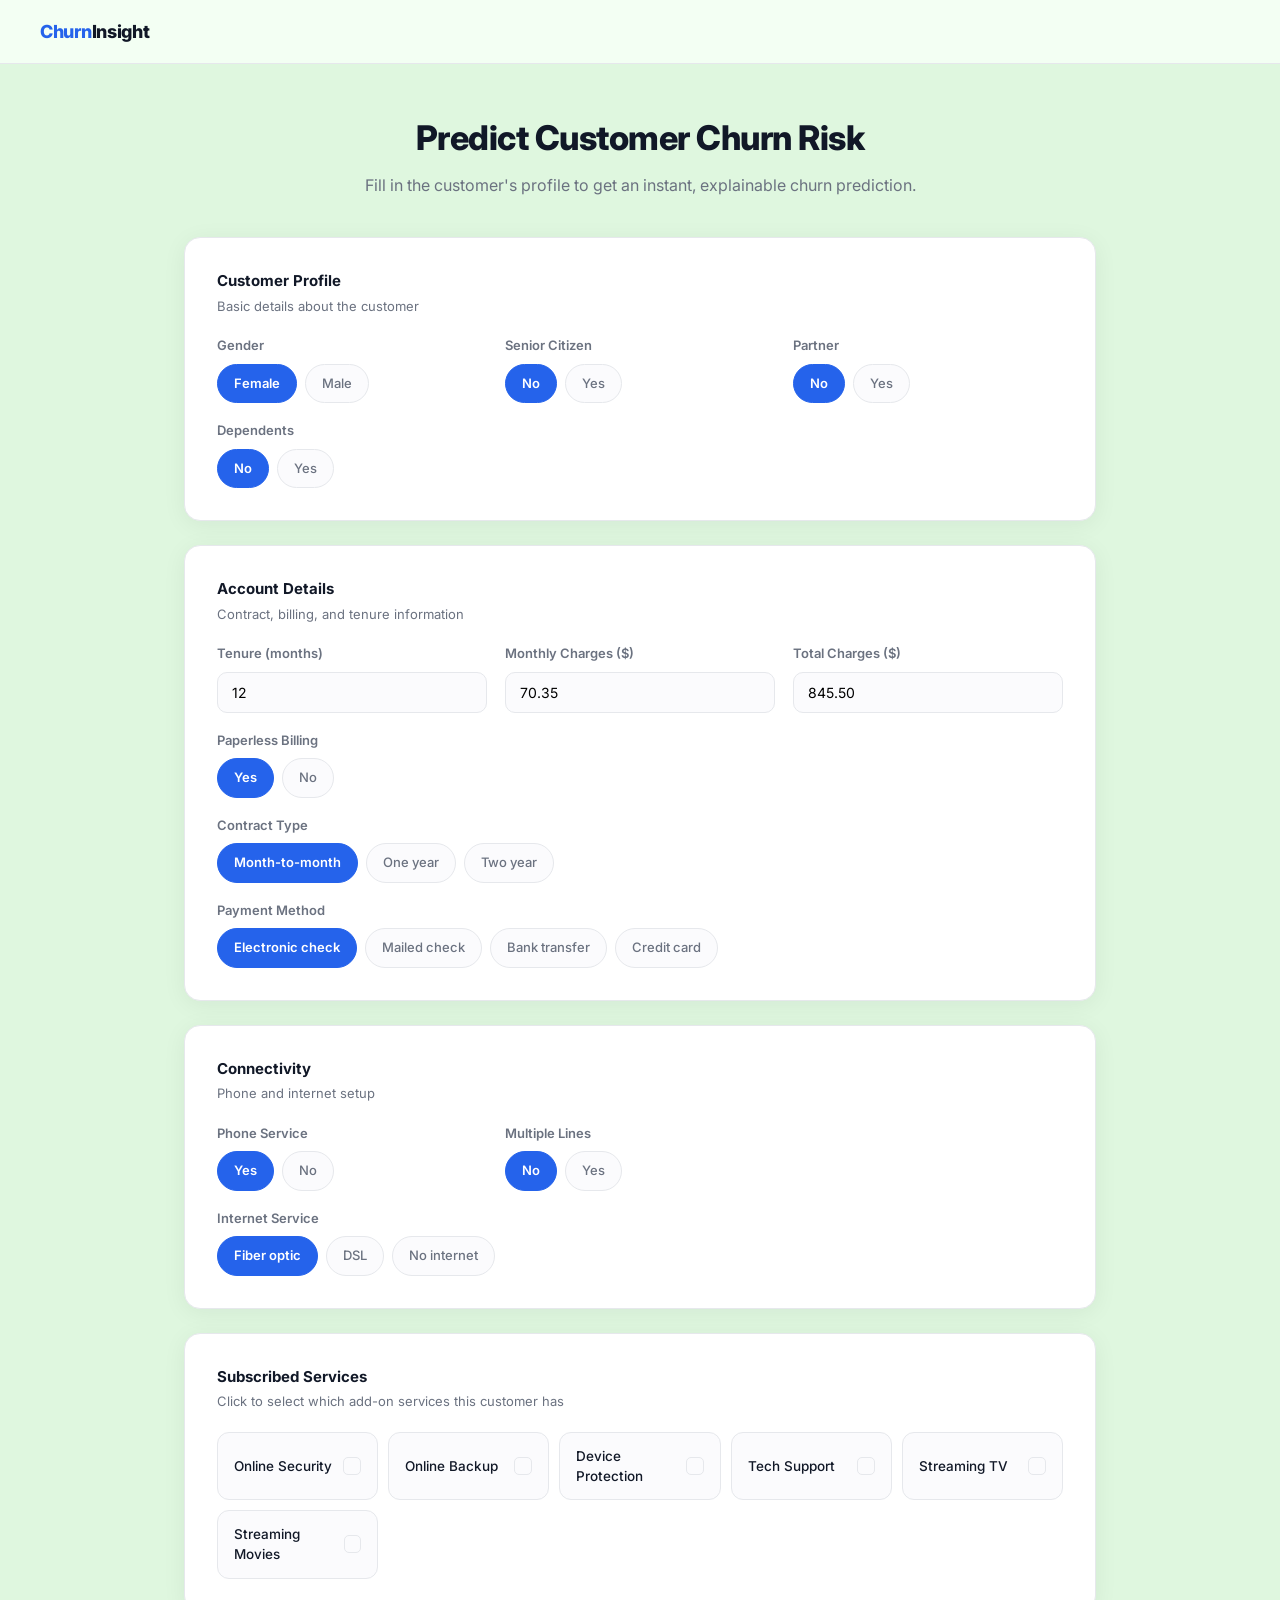
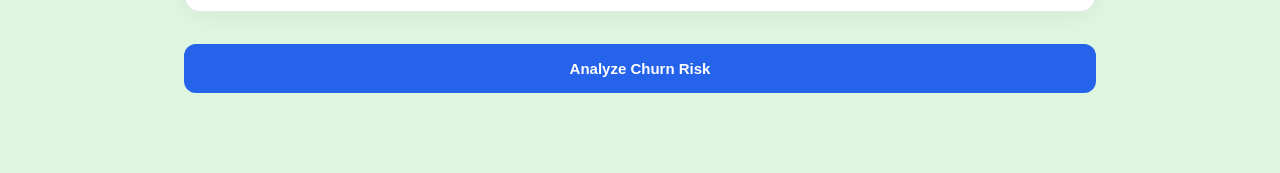
<file: static/index.html>
<!DOCTYPE html>
<html lang="en">
<head>
<meta charset="UTF-8">
<meta name="viewport" content="width=device-width, initial-scale=1.0">
<title>Customer Churn Prediction</title>
<link rel="stylesheet" href="/static/css/style.css?v=2">
</head>
<body class="index-page">

<div class="navbar">
    <div class="brand">Churn<span>Insight</span></div>
</div>

<div class="page-wrap">
    <div class="hero">
        <h1>Predict Customer Churn Risk</h1>
        <p>Fill in the customer's profile to get an instant, explainable churn prediction.</p>
    </div>

    <form id="churnForm">

        <div class="card">
            <div class="section-title">Customer Profile</div>
            <div class="section-subtitle">Basic details about the customer</div>
            <div class="field-grid">
                <div class="field">
                    <label>Gender</label>
                    <div class="pill-group" data-field="gender">
                        <div class="pill active" data-value="Female">Female</div>
                        <div class="pill" data-value="Male">Male</div>
                    </div>
                </div>
                <div class="field">
                    <label>Senior Citizen</label>
                    <div class="pill-group" data-field="SeniorCitizen">
                        <div class="pill active" data-value="0">No</div>
                        <div class="pill" data-value="1">Yes</div>
                    </div>
                </div>
                <div class="field">
                    <label>Partner</label>
                    <div class="pill-group" data-field="Partner">
                        <div class="pill active" data-value="No">No</div>
                        <div class="pill" data-value="Yes">Yes</div>
                    </div>
                </div>
                <div class="field">
                    <label>Dependents</label>
                    <div class="pill-group" data-field="Dependents">
                        <div class="pill active" data-value="No">No</div>
                        <div class="pill" data-value="Yes">Yes</div>
                    </div>
                </div>
            </div>
        </div>

        <div class="card">
            <div class="section-title">Account Details</div>
            <div class="section-subtitle">Contract, billing, and tenure information</div>
            <div class="field-grid">
                <div class="field">
                    <label>Tenure (months)</label>
                    <input type="number" id="tenure" min="0" max="72" value="12">
                </div>
                <div class="field">
                    <label>Monthly Charges ($)</label>
                    <input type="number" id="MonthlyCharges" step="0.01" value="70.35">
                </div>
                <div class="field">
                    <label>Total Charges ($)</label>
                    <input type="number" id="TotalCharges" step="0.01" value="845.50">
                </div>
                <div class="field">
                    <label>Paperless Billing</label>
                    <div class="pill-group" data-field="PaperlessBilling">
                        <div class="pill active" data-value="Yes">Yes</div>
                        <div class="pill" data-value="No">No</div>
                    </div>
                </div>
            </div>
            <div class="field-grid" style="margin-top:18px;">
                <div class="field" style="grid-column: 1 / -1;">
                    <label>Contract Type</label>
                    <div class="pill-group" data-field="Contract">
                        <div class="pill active" data-value="Month-to-month">Month-to-month</div>
                        <div class="pill" data-value="One year">One year</div>
                        <div class="pill" data-value="Two year">Two year</div>
                    </div>
                </div>
                <div class="field" style="grid-column: 1 / -1;">
                    <label>Payment Method</label>
                    <div class="pill-group" data-field="PaymentMethod">
                        <div class="pill active" data-value="Electronic check">Electronic check</div>
                        <div class="pill" data-value="Mailed check">Mailed check</div>
                        <div class="pill" data-value="Bank transfer (automatic)">Bank transfer</div>
                        <div class="pill" data-value="Credit card (automatic)">Credit card</div>
                    </div>
                </div>
            </div>
        </div>

        <div class="card">
            <div class="section-title">Connectivity</div>
            <div class="section-subtitle">Phone and internet setup</div>
            <div class="field-grid">
                <div class="field">
                    <label>Phone Service</label>
                    <div class="pill-group" data-field="PhoneService">
                        <div class="pill active" data-value="Yes">Yes</div>
                        <div class="pill" data-value="No">No</div>
                    </div>
                </div>
                <div class="field">
                    <label>Multiple Lines</label>
                    <div class="pill-group" data-field="MultipleLines">
                        <div class="pill active" data-value="No">No</div>
                        <div class="pill" data-value="Yes">Yes</div>
                    </div>
                </div>
                <div class="field" style="grid-column: 1 / -1;">
                    <label>Internet Service</label>
                    <div class="pill-group" data-field="InternetService">
                        <div class="pill active" data-value="Fiber optic">Fiber optic</div>
                        <div class="pill" data-value="DSL">DSL</div>
                        <div class="pill" data-value="No">No internet</div>
                    </div>
                </div>
            </div>
        </div>

        <div class="card">
            <div class="section-title">Subscribed Services</div>
            <div class="section-subtitle">Click to select which add-on services this customer has</div>
            <div class="services-grid" id="servicesGrid">
                <div class="service-chip" data-field="OnlineSecurity">
                    <span>Online Security</span><span class="check">✓</span>
                </div>
                <div class="service-chip" data-field="OnlineBackup">
                    <span>Online Backup</span><span class="check">✓</span>
                </div>
                <div class="service-chip" data-field="DeviceProtection">
                    <span>Device Protection</span><span class="check">✓</span>
                </div>
                <div class="service-chip" data-field="TechSupport">
                    <span>Tech Support</span><span class="check">✓</span>
                </div>
                <div class="service-chip" data-field="StreamingTV">
                    <span>Streaming TV</span><span class="check">✓</span>
                </div>
                <div class="service-chip" data-field="StreamingMovies">
                    <span>Streaming Movies</span><span class="check">✓</span>
                </div>
            </div>
        </div>

        <button type="submit" class="submit-btn" id="predictBtn">Analyze Churn Risk</button>
    </form>
</div>

<script src="/static/js/home.js"></script>
</body>
</html>
</file>
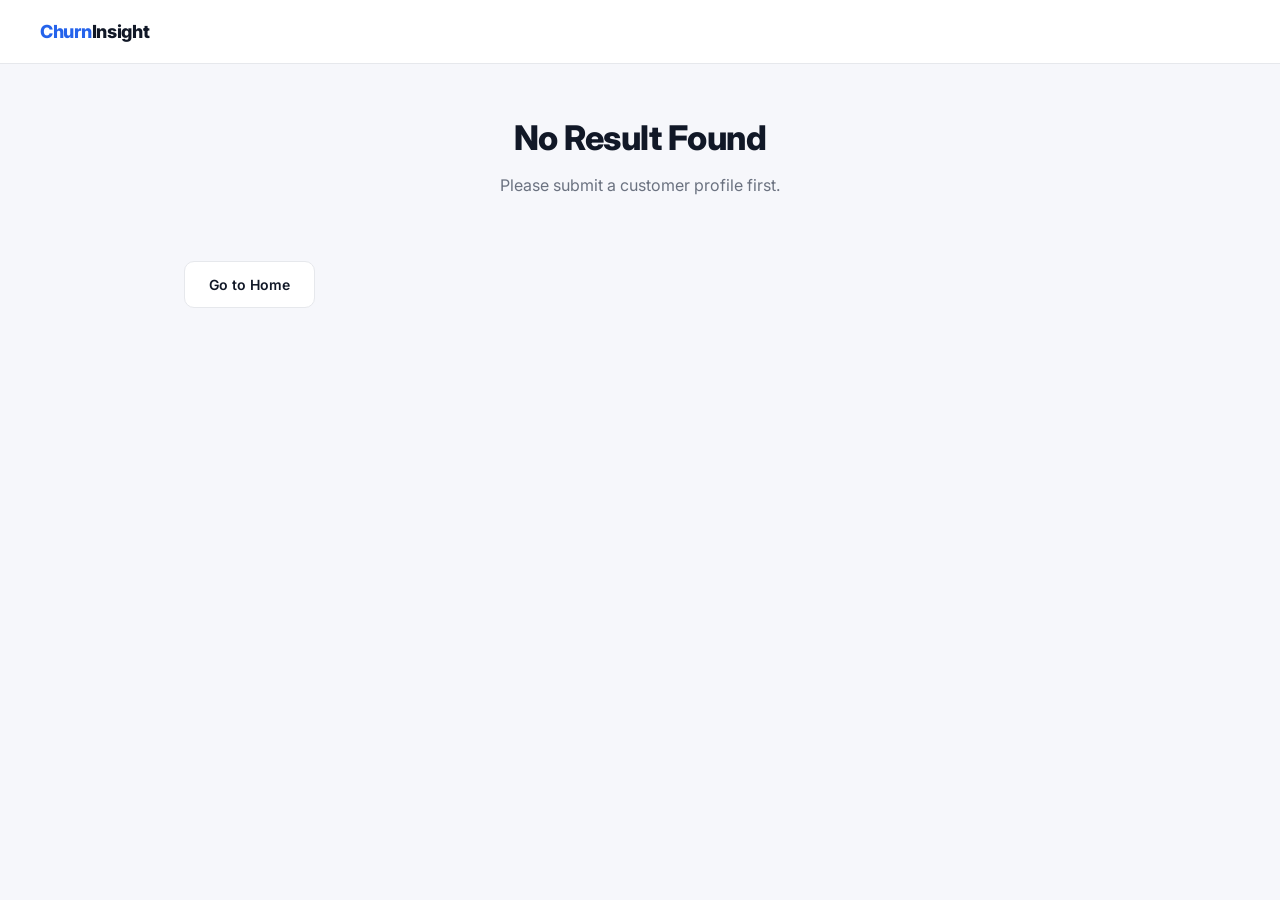
<file: static/result.html>
<!DOCTYPE html>
<html lang="en">
<head>
<meta charset="UTF-8">
<meta name="viewport" content="width=device-width, initial-scale=1.0">
<title>Prediction Result</title>
<link rel="stylesheet" href="/static/css/style.css">
</head>
<body>

<div class="navbar">
    <div class="brand">Churn<span>Insight</span></div>
</div>

<div class="page-wrap" id="resultWrap">
    <!-- populated by result.js -->
</div>

<script src="/static/js/result.js"></script>
</body>
</html>
</file>
<file: static/css/style.css>
@import url('https://fonts.googleapis.com/css2?family=Inter:wght@400;500;600;700;800&display=swap');

* { box-sizing: border-box; margin: 0; padding: 0; }

:root {
    --bg: #f6f7fb;
    --card: #ffffff;
    --primary: #2563eb;
    --primary-dark: #1d4ed8;
    --primary-light: #eff4ff;
    --text: #111827;
    --text-muted: #6b7280;
    --border: #e6e8ec;
    --radius: 16px;
    --shadow: 0 4px 24px rgba(17, 24, 39, 0.06);
    --danger: #dc2626;
    --danger-light: #fef2f2;
    --success: #16a34a;
    --success-light: #f0fdf4;
}

body {
    font-family: 'Inter', sans-serif;
    background: var(--bg);
    color: var(--text);
    line-height: 1.5;
}

html:has(body.index-page),
body.index-page {
    background: #dff7df;
}

body.index-page .navbar {
    background: #f3fff3;
}

body.index-page .page-wrap {
    background: #dff7df;
}

.navbar {
    background: var(--card);
    border-bottom: 1px solid var(--border);
    padding: 18px 40px;
    display: flex;
    align-items: center;
    justify-content: space-between;
}

.navbar .brand {
    font-weight: 800;
    font-size: 18px;
    color: var(--primary);
    letter-spacing: -0.3px;
}

.navbar .brand span { color: var(--text); }

.page-wrap {
    max-width: 960px;
    margin: 0 auto;
    padding: 48px 24px 80px;
}

.hero {
    text-align: center;
    margin-bottom: 40px;
}

.hero h1 {
    font-size: 34px;
    font-weight: 800;
    letter-spacing: -0.5px;
    margin-bottom: 10px;
}

.hero p {
    color: var(--text-muted);
    font-size: 16px;
}

.card {
    background: var(--card);
    border: 1px solid var(--border);
    border-radius: var(--radius);
    box-shadow: var(--shadow);
    padding: 32px;
    margin-bottom: 24px;
}

.section-title {
    font-size: 15px;
    font-weight: 700;
    color: var(--text);
    margin-bottom: 4px;
}

.section-subtitle {
    font-size: 13px;
    color: var(--text-muted);
    margin-bottom: 20px;
}

.field-grid {
    display: grid;
    grid-template-columns: repeat(auto-fit, minmax(200px, 1fr));
    gap: 18px;
}

.field label {
    display: block;
    font-size: 13px;
    font-weight: 600;
    color: var(--text-muted);
    margin-bottom: 8px;
}

.field input[type="number"] {
    width: 100%;
    padding: 11px 14px;
    border: 1.5px solid var(--border);
    border-radius: 10px;
    font-size: 14px;
    font-family: inherit;
    background: #fbfbfd;
    transition: border-color 0.15s;
}

.field input[type="number"]:focus {
    outline: none;
    border-color: var(--primary);
    background: #fff;
}

/* Pill / chip selectors */
.pill-group {
    display: flex;
    flex-wrap: wrap;
    gap: 8px;
}

.pill {
    padding: 9px 16px;
    border: 1.5px solid var(--border);
    border-radius: 999px;
    background: #fbfbfd;
    font-size: 13px;
    font-weight: 500;
    color: var(--text-muted);
    cursor: pointer;
    transition: all 0.15s;
    user-select: none;
}

.pill:hover { border-color: var(--primary); color: var(--primary); }

.pill.active {
    background: var(--primary);
    border-color: var(--primary);
    color: #fff;
    font-weight: 600;
}

.pill.disabled {
    opacity: 0.4;
    cursor: not-allowed;
    pointer-events: none;
}

.services-grid {
    display: grid;
    grid-template-columns: repeat(auto-fit, minmax(160px, 1fr));
    gap: 10px;
}

.service-chip {
    display: flex;
    align-items: center;
    justify-content: space-between;
    padding: 13px 16px;
    border: 1.5px solid var(--border);
    border-radius: 12px;
    background: #fbfbfd;
    cursor: pointer;
    transition: all 0.15s;
    font-size: 13.5px;
    font-weight: 500;
}

.service-chip:hover { border-color: var(--primary); }

.service-chip.active {
    background: var(--primary-light);
    border-color: var(--primary);
    color: var(--primary-dark);
    font-weight: 600;
}

.service-chip.disabled {
    opacity: 0.4;
    cursor: not-allowed;
    pointer-events: none;
}

.service-chip .check {
    width: 18px;
    height: 18px;
    border-radius: 5px;
    border: 1.5px solid var(--border);
    display: flex;
    align-items: center;
    justify-content: center;
    font-size: 12px;
    color: transparent;
}

.service-chip.active .check {
    background: var(--primary);
    border-color: var(--primary);
    color: #fff;
}

.submit-btn {
    width: 100%;
    padding: 16px;
    background: var(--primary);
    color: #fff;
    border: none;
    border-radius: 12px;
    font-size: 15px;
    font-weight: 700;
    cursor: pointer;
    transition: background 0.15s, transform 0.1s;
    margin-top: 8px;
}

.submit-btn:hover { background: var(--primary-dark); }
.submit-btn:active { transform: scale(0.99); }
.submit-btn:disabled { background: #a8b4c4; cursor: not-allowed; }

/* Result dashboard */
.result-header {
    display: flex;
    align-items: center;
    justify-content: space-between;
    flex-wrap: wrap;
    gap: 20px;
    margin-bottom: 28px;
}

.risk-badge {
    display: inline-flex;
    align-items: center;
    gap: 10px;
    padding: 10px 20px;
    border-radius: 999px;
    font-weight: 700;
    font-size: 15px;
}

.risk-badge.churn { background: var(--danger-light); color: var(--danger); }
.risk-badge.safe { background: var(--success-light); color: var(--success); }

.dashboard-grid {
    display: grid;
    grid-template-columns: 1.1fr 1fr;
    gap: 24px;
}

@media (max-width: 800px) {
    .dashboard-grid { grid-template-columns: 1fr; }
}

.gauge-card { text-align: center; }

.gauge-number {
    font-size: 48px;
    font-weight: 800;
    letter-spacing: -1px;
}

.gauge-number.churn { color: var(--danger); }
.gauge-number.safe { color: var(--success); }

.gauge-bar-track {
    background: #eef0f4;
    height: 10px;
    border-radius: 6px;
    overflow: hidden;
    margin: 18px 0 8px;
}

.gauge-bar-fill {
    height: 100%;
    border-radius: 6px;
    transition: width 0.6s ease;
}

.gauge-caption {
    font-size: 12.5px;
    color: var(--text-muted);
}

.summary-list { display: flex; flex-direction: column; gap: 14px; }

.summary-row {
    display: flex;
    justify-content: space-between;
    padding-bottom: 12px;
    border-bottom: 1px solid var(--border);
    font-size: 13.5px;
}

.summary-row:last-child { border-bottom: none; padding-bottom: 0; }
.summary-row .label { color: var(--text-muted); }
.summary-row .value { font-weight: 600; }

.shap-row {
    display: grid;
    grid-template-columns: 160px 1fr 70px;
    align-items: center;
    gap: 12px;
    padding: 10px 0;
    font-size: 13px;
}

.shap-row .feature-name { font-weight: 600; }
.shap-row .feature-value { font-size: 11.5px; color: var(--text-muted); display: block; }

.shap-bar-track {
    background: #f1f2f5;
    height: 8px;
    border-radius: 5px;
    overflow: hidden;
    display: flex;
}

.shap-bar-fill {
    height: 100%;
    border-radius: 5px;
}

.shap-bar-fill.increase { background: var(--danger); }
.shap-bar-fill.decrease { background: var(--success); }

.shap-impact { text-align: right; font-weight: 700; font-size: 12px; }
.shap-impact.increase { color: var(--danger); }
.shap-impact.decrease { color: var(--success); }

.back-btn {
    display: inline-block;
    margin-top: 24px;
    padding: 12px 24px;
    background: var(--card);
    border: 1.5px solid var(--border);
    border-radius: 10px;
    color: var(--text);
    font-weight: 600;
    font-size: 14px;
    text-decoration: none;
    cursor: pointer;
    transition: border-color 0.15s;
}

.back-btn:hover { border-color: var(--primary); color: var(--primary); }
</file>
